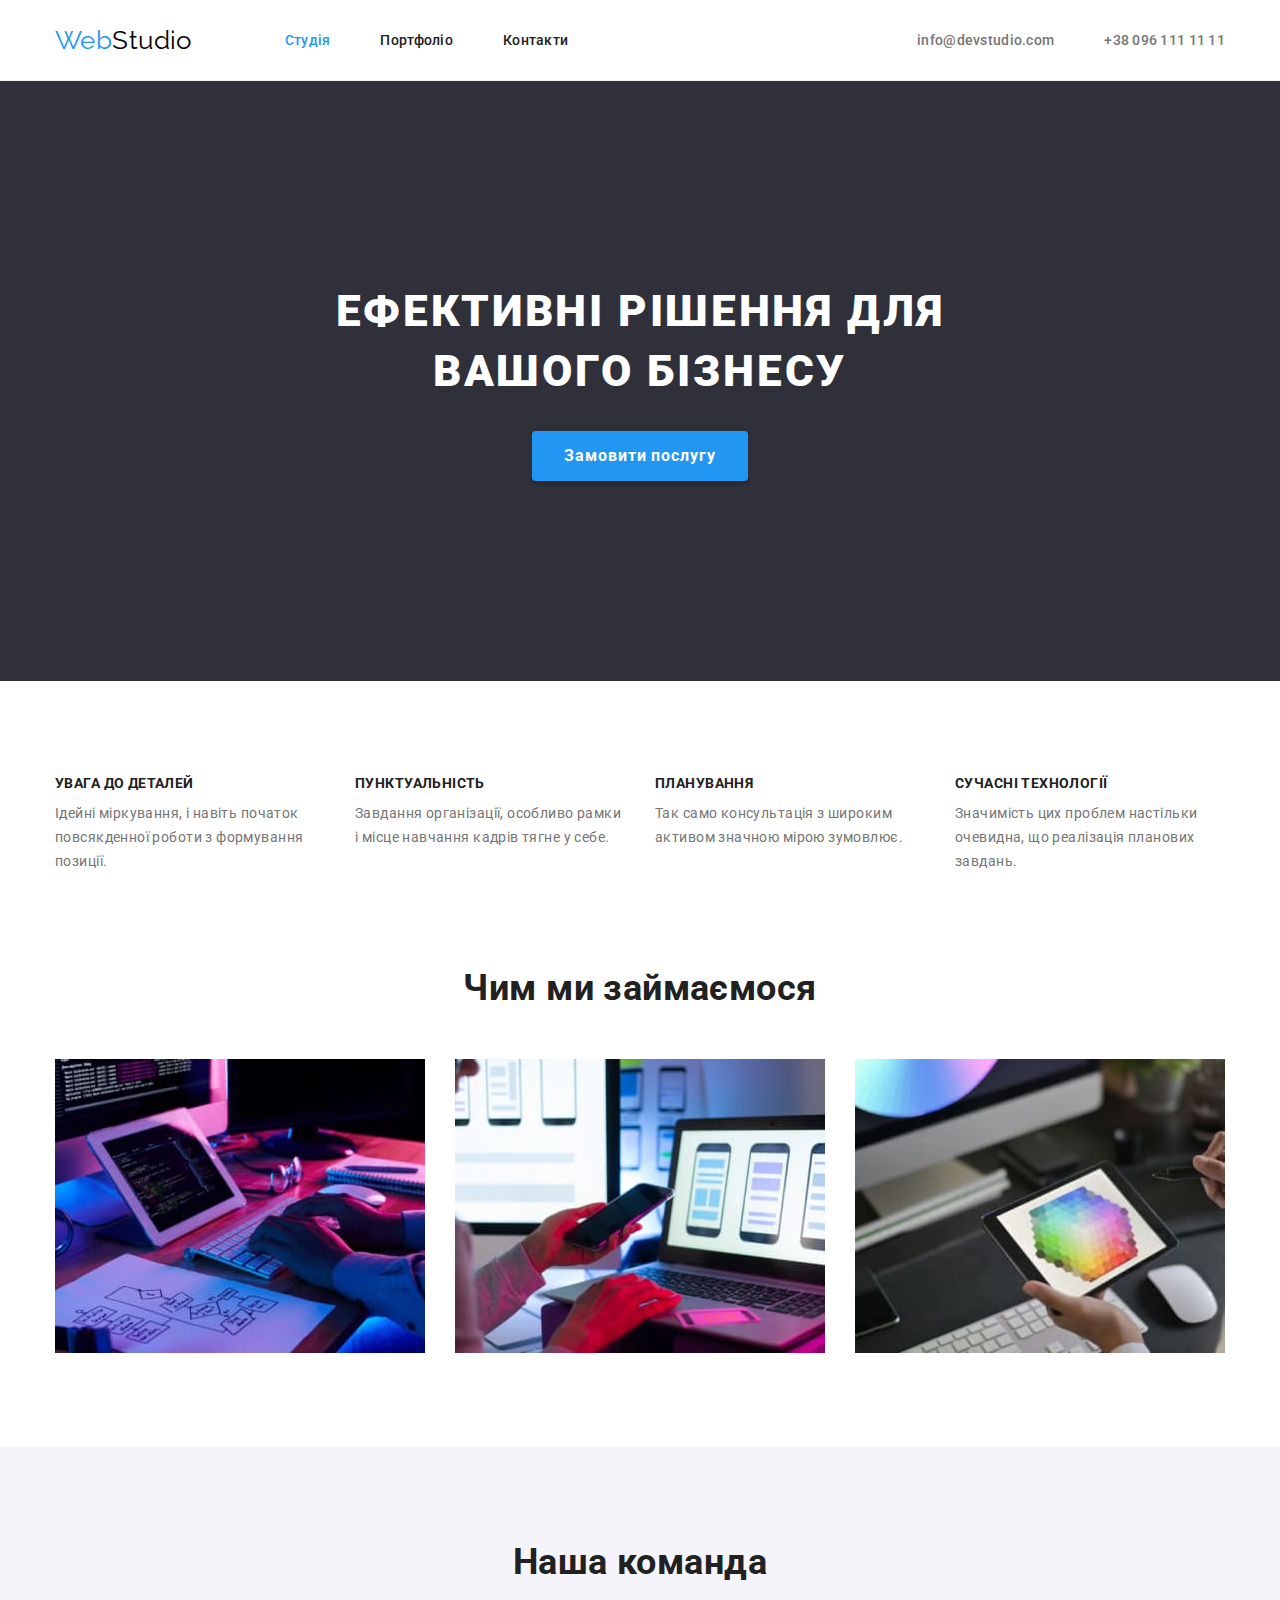
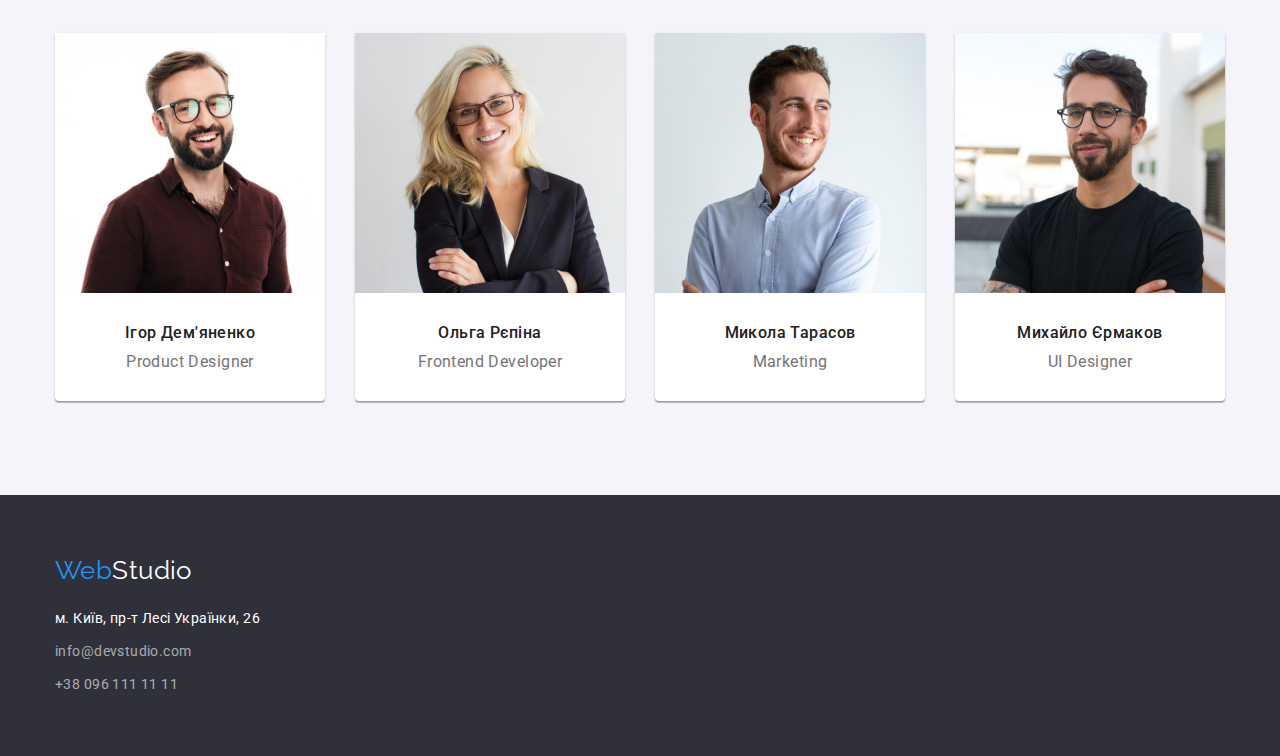
<file: index.html>
<!DOCTYPE html>
<html lang="uk">
  <head>
    <meta charset="UTF-8" />
    <meta http-equiv="X-UA-Compatible" content="IE=edge" />
    <meta name="viewport" content="width=device-width, initial-scale=1.0" />
    <title>WebStudio - студія розробки IT продуктів</title>

    <!-- Fonts -->

    <link rel="preconnect" href="https://fonts.googleapis.com" />
    <link rel="preconnect" href="https://fonts.gstatic.com" crossorigin />
    <link
      href="https://fonts.googleapis.com/css2?family=Raleway:wght@700&family=Roboto:wght@400;500;700;900&display=swap"
      rel="stylesheet"
    />

    <!-- Modern-normalize -->

    <link
      rel="stylesheet"
      href="https://cdnjs.cloudflare.com/ajax/libs/modern-normalize/1.1.0/modern-normalize.min.css"
    />

    <!-- User styles -->

    <link rel="stylesheet" href="./css/styles.css" />
  </head>

  <body>
    <header class="header">
      <div class="container">
        <!-- prettier-ignore -->
        <a class="logo" href="./index.html" lang="en">
          Web<span class="logo-suffix">Studio</span>
        </a>

        <nav class="nav">
          <ul class="nav-links">
            <li><a class="link current" href="./index.html">Студія</a></li>
            <li><a class="link" href="./portfolio.html">Портфоліо</a></li>
            <li><a class="link" href="#contacts">Контакти</a></li>
          </ul>
        </nav>

        <ul class="group">
          <li><a class="link" href="mailto:info@devstudio.com">info@devstudio.com</a></li>
          <li><a class="link" href="tel:+380961111111">+38 096 111 11 11</a></li>
        </ul>
      </div>
    </header>

    <main>
      <!-- Hero -->

      <section class="hero">
        <div class="container">
          <h1 class="title">Ефективні рішення для вашого бізнесу</h1>
          <button class="btn primary" type="button">Замовити послугу</button>
        </div>
      </section>

      <!-- Advantages-->

      <section class="advantages">
        <div class="container">
          <h2 class="visually-hidden">Наші переваги</h2>
          <ul class="grid">
            <li class="grid-item">
              <h3 class="subtitle">Увага до деталей</h3>
              <p class="text">Ідейні міркування, і навіть початок повсякденної роботи з формування позиції.</p>
            </li>
            <li class="grid-item">
              <h3 class="subtitle">Пунктуальність</h3>
              <p class="text">Завдання організації, особливо рамки і місце навчання кадрів тягне у себе.</p>
            </li>
            <li class="grid-item">
              <h3 class="subtitle">Планування</h3>
              <p class="text">Так само консультація з широким активом значною мірою зумовлює.</p>
            </li>
            <li class="grid-item">
              <h3 class="subtitle">Сучасні технології</h3>
              <p class="text">Значимість цих проблем настільки очевидна, що реалізація планових завдань.</p>
            </li>
          </ul>
        </div>
      </section>

      <!-- Services -->

      <section class="services section">
        <div class="container">
          <h2 class="section-title">Чим ми займаємося</h2>
          <ul class="list grid">
            <li class="grid-item">
              <img
                src="./images/services/services-01.jpg"
                alt="Розробка цифрових продуктів та сервісів"
                width="370"
                height="294"
              />
            </li>
            <li class="grid-item">
              <img
                src="./images/services/services-02.jpg"
                alt="Розробка мобільних застосунків"
                width="370"
                height="294"
              />
            </li>
            <li class="grid-item">
              <img src="./images/services/services-03.jpg" alt="UX/UI дизайн продуктів" width="370" height="294" />
            </li>
          </ul>
        </div>
      </section>

      <!-- Team -->

      <section class="team section">
        <div class="container">
          <h2 class="section-title">Наша команда</h2>
          <ul class="list grid">
            <li class="grid-item">
              <img src="./images/team/team-ihor-demyanenko.jpg" alt="Фото Ігоря" width="270" height="260" />
              <div class="desc">
                <h3 class="subtitle">Ігор Дем'яненко</h3>
                <p class="text" lang="en">Product Designer</p>
              </div>
            </li>
            <li class="grid-item">
              <img src="./images/team/team-olga-repina.jpg" alt="Фото Ольги" width="270" height="260" />
              <div class="desc">
                <h3 class="subtitle">Ольга Рєпіна</h3>
                <p class="text" lang="en">Frontend Developer</p>
              </div>
            </li>
            <li class="grid-item">
              <img src="./images/team/team-mikola-tarasov.jpg" alt="Фото Миколи" width="270" height="260" />
              <div class="desc">
                <h3 class="subtitle">Микола Тарасов</h3>
                <p class="text" lang="en">Marketing</p>
              </div>
            </li>
            <li class="grid-item">
              <img src="./images/team/team-mykhailo-ermakov.jpg" alt="Фото Михайла" width="270" height="260" />
              <div class="desc">
                <h3 class="subtitle">Михайло Єрмаков</h3>
                <p class="text" lang="en">UI Designer</p>
              </div>
            </li>
          </ul>
        </div>
      </section>
    </main>

    <!-- Footer -->

    <footer class="footer">
      <div class="container">
        <h2 class="visually-hidden">Контакти</h2>
        <!-- prettier-ignore -->
        <a class="logo" href="./index.html" lang="en">
            Web<span class="logo-suffix">Studio</span>
        </a>
        <address id="contacts">
          <ul class="footer-links">
            <li>
              <a
                class="link addr"
                href="https://goo.gl/maps/AkviUJwiQwRb5J1W6"
                target="_blank"
                rel="noopener noreferrer nofollow"
              >
                м. Київ, пр-т Лесі Українки, 26
              </a>
            </li>
            <li><a class="link" href="mailto:info@devstudio.com">info@devstudio.com</a></li>
            <li><a class="link" href="tel:+380961111111">+38 096 111 11 11</a></li>
          </ul>
        </address>
      </div>
    </footer>
  </body>
</html>
</file>
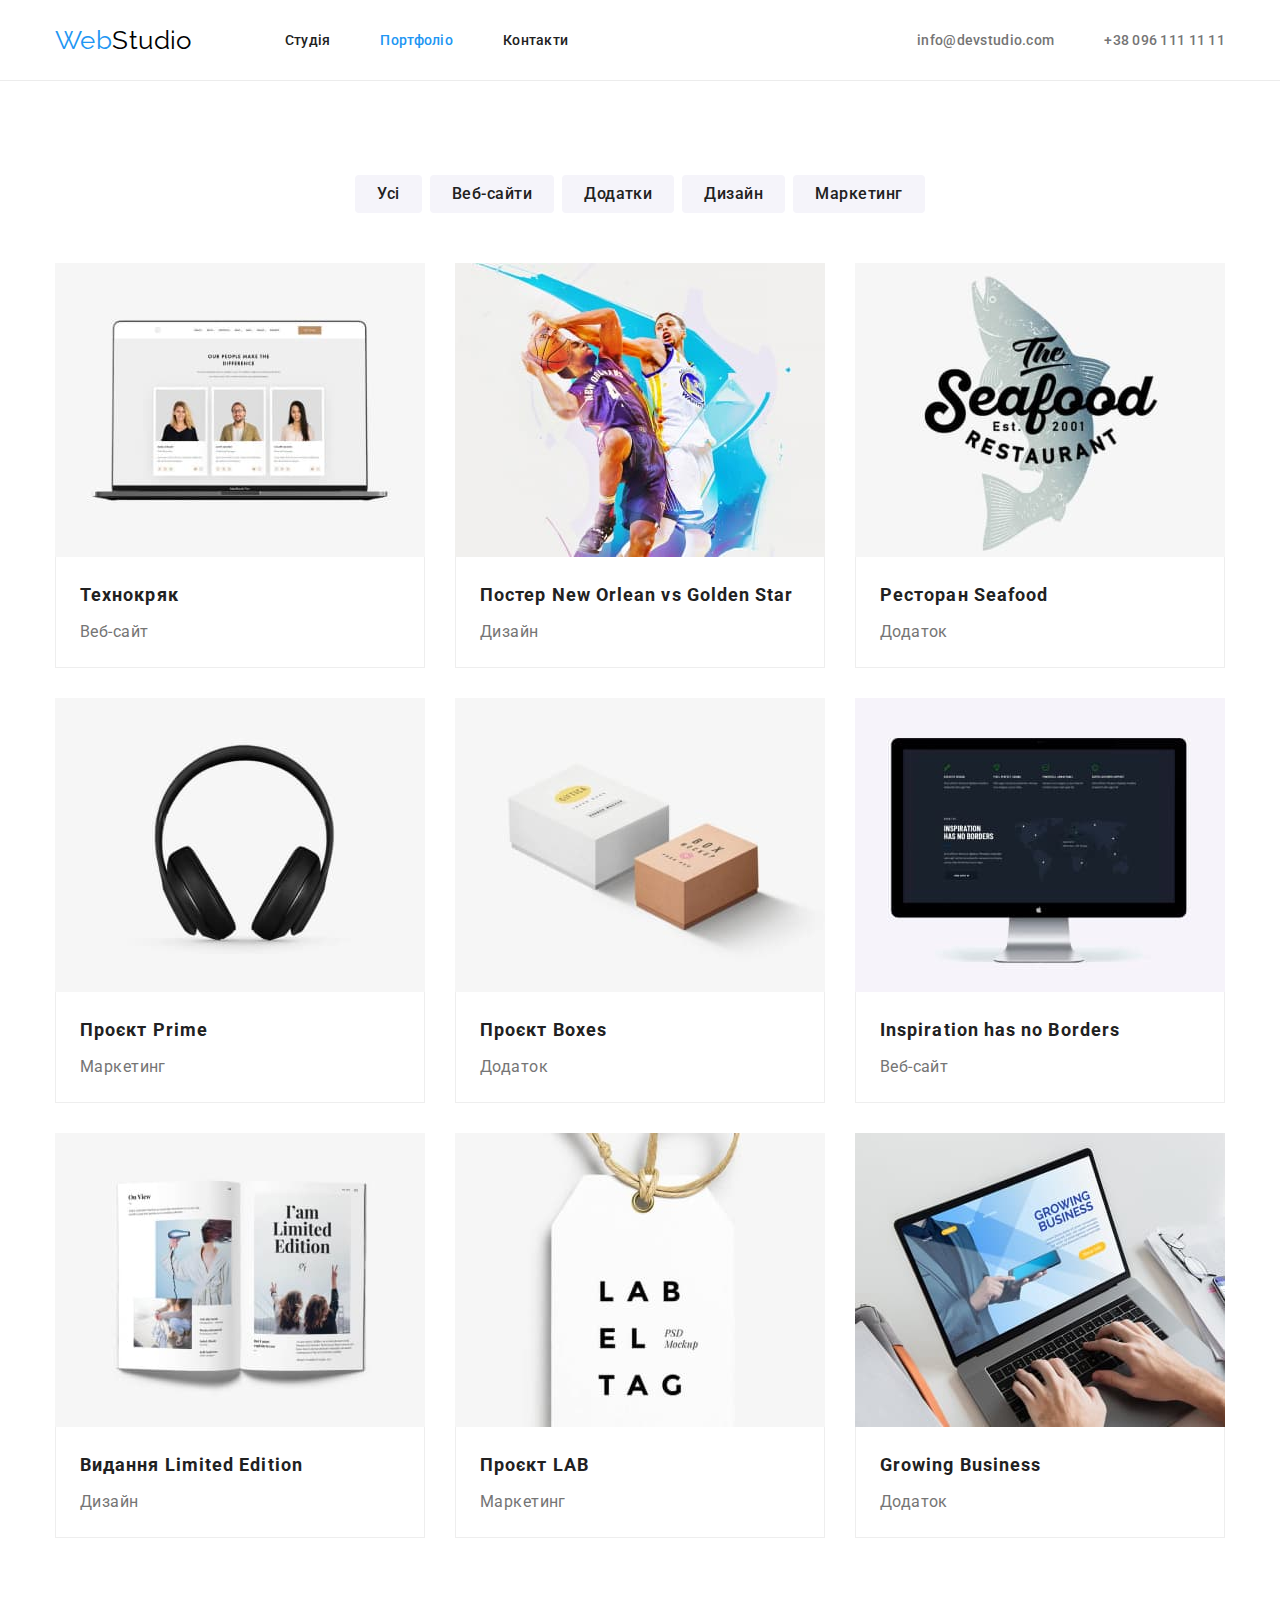
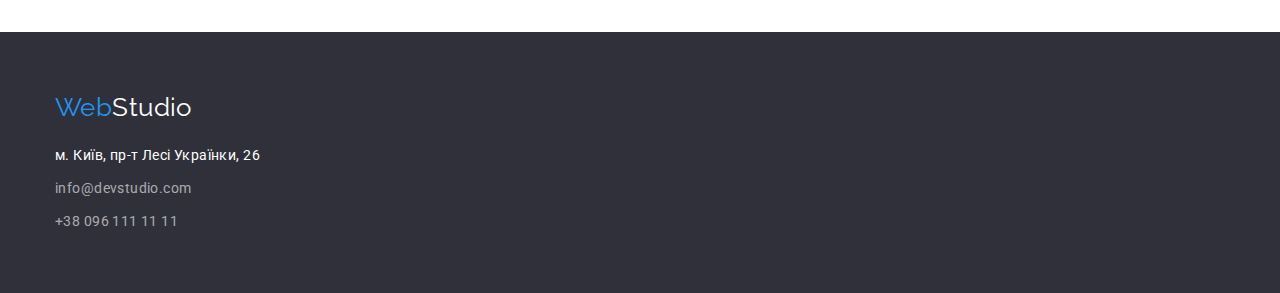
<file: portfolio.html>
<!DOCTYPE html>
<html lang="uk">
  <head>
    <meta charset="UTF-8" />
    <meta http-equiv="X-UA-Compatible" content="IE=edge" />
    <meta name="viewport" content="width=device-width, initial-scale=1.0" />
    <title>Портфоліо WebStudio</title>

    <!-- Fonts -->

    <link rel="preconnect" href="https://fonts.googleapis.com" />
    <link rel="preconnect" href="https://fonts.gstatic.com" crossorigin />
    <link
      href="https://fonts.googleapis.com/css2?family=Raleway:wght@700&family=Roboto:wght@400;500;700;900&display=swap"
      rel="stylesheet"
    />

    <!-- Modern-normalize -->

    <link
      rel="stylesheet"
      href="https://cdnjs.cloudflare.com/ajax/libs/modern-normalize/1.1.0/modern-normalize.min.css"
    />

    <!-- User styles -->

    <link rel="stylesheet" href="./css/styles.css" />
  </head>

  <body>
    <header class="header">
      <div class="container">
        <!-- prettier-ignore -->
        <a class="logo" href="./index.html" lang="en">
          Web<span class="logo-suffix">Studio</span>
        </a>

        <nav class="nav">
          <ul class="nav-links">
            <li><a class="link" href="./index.html">Студія</a></li>
            <li><a class="link current" href="./portfolio.html">Портфоліо</a></li>
            <li><a class="link" href="#contacts">Контакти</a></li>
          </ul>
        </nav>

        <ul class="group">
          <li><a class="link" href="mailto:info@devstudio.com">info@devstudio.com</a></li>
          <li><a class="link" href="tel:+380961111111">+38 096 111 11 11</a></li>
        </ul>
      </div>
    </header>

    <main>
      <section class="works section">
        <div class="container">
          <h1 class="visually-hidden">Реалізовані проекти</h1>

          <!-- Filters -->

          <ul class="filter-list">
            <li><button class="btn secondary" type="button">Усі</button></li>
            <li><button class="btn secondary" type="button">Веб-сайти</button></li>
            <li><button class="btn secondary" type="button">Додатки</button></li>
            <li><button class="btn secondary" type="button">Дизайн</button></li>
            <li><button class="btn secondary" type="button">Маркетинг</button></li>
          </ul>

          <!-- Projects -->

          <ul class="grid">
            <li class="grid-item">
              <a class="link" href="">
                <img
                  src="./images/portfolio/portfolio-technokryak.jpg"
                  alt="Дизайн сторінки сайту"
                  width="370"
                  height="294"
                />
                <div class="desc">
                  <h2 class="subtitle">Технокряк</h2>
                  <p class="text">Веб-сайт</p>
                </div>
              </a>
            </li>
            <li class="grid-item">
              <a class="link" href="">
                <img
                  src="./images/portfolio/portfolio-new-orlean-vs-golden-star.jpg"
                  alt="Дизайн постера"
                  width="370"
                  height="294"
                />
                <div class="desc">
                  <h2 class="subtitle">Постер New Orlean vs Golden Star</h2>
                  <p class="text">Дизайн</p>
                </div>
              </a>
            </li>
            <li class="grid-item">
              <a class="link" href="">
                <img src="./images/portfolio/portfolio-seafood.jpg" alt="Логотип ресторану" width="370" height="294" />
                <div class="desc">
                  <h2 class="subtitle">Ресторан Seafood</h2>
                  <p class="text">Додаток</p>
                </div>
              </a>
            </li>
            <li class="grid-item">
              <a class="link" href="">
                <img src="./images/portfolio/portfolio-prime.jpg" alt="Фото навушників" width="370" height="294" />
                <div class="desc">
                  <h2 class="subtitle">Проєкт Prime</h2>
                  <p class="text">Маркетинг</p>
                </div>
              </a>
            </li>
            <li class="grid-item">
              <a class="link" href="">
                <img src="./images/portfolio/portfolio-boxes.jpg" alt="Фото коробок" width="370" height="294" />
                <div class="desc">
                  <h2 class="subtitle">Проєкт Boxes</h2>
                  <p class="text">Додаток</p>
                </div>
              </a>
            </li>
            <li class="grid-item">
              <a class="link" href="">
                <img
                  src="./images/portfolio/portfolio-inspiration-has-no-borders.jpg"
                  alt="Дизайн сторінки сайту"
                  width="370"
                  height="294"
                />
                <div class="desc">
                  <h2 class="subtitle">Inspiration has no Borders</h2>
                  <p class="text">Веб-сайт</p>
                </div>
              </a>
            </li>
            <li class="grid-item">
              <a class="link" href="">
                <img
                  src="./images/portfolio/portfolio-limited-edition.jpg"
                  alt="Дизайн розвороту видання"
                  width="370"
                  height="294"
                />
                <div class="desc">
                  <h2 class="subtitle">Видання Limited Edition</h2>
                  <p class="text">Дизайн</p>
                </div>
              </a>
            </li>
            <li class="grid-item">
              <a class="link" href="">
                <img src="./images/portfolio/portfolio-lab.jpg" alt="Логотип Lab" width="370" height="294" />
                <div class="desc">
                  <h2 class="subtitle">Проєкт LAB</h2>
                  <p class="text">Маркетинг</p>
                </div>
              </a>
            </li>
            <li class="grid-item">
              <a class="link" href="">
                <img
                  src="./images/portfolio/portfolio-growing-business.jpg"
                  alt="Фото ноутбуку з додатком на екрані"
                  width="370"
                  height="294"
                />
                <div class="desc">
                  <h2 class="subtitle">Growing Business</h2>
                  <p class="text">Додаток</p>
                </div>
              </a>
            </li>
          </ul>
        </div>
      </section>
    </main>

    <!-- Footer -->

    <footer class="footer section">
      <div class="container">
        <h2 class="visually-hidden">Контакти</h2>
        <!-- prettier-ignore -->
        <a class="logo" href="./index.html" lang="en">
            Web<span class="logo-suffix">Studio</span>
        </a>
        <address id="contacts">
          <ul class="footer-links">
            <li>
              <a
                class="link addr"
                href="https://goo.gl/maps/AkviUJwiQwRb5J1W6"
                target="_blank"
                rel="noopener noreferrer nofollow"
              >
                м. Київ, пр-т Лесі Українки, 26
              </a>
            </li>
            <li><a class="link" href="mailto:info@devstudio.com">info@devstudio.com</a></li>
            <li><a class="link" href="tel:+380961111111">+38 096 111 11 11</a></li>
          </ul>
        </address>
      </div>
    </footer>
  </body>
</html>
</file>
<file: css/styles.css>
:root {
  /* palette */
  --accent-color: #2196f3;
  --accent-sec-color: #188ce8;
  --white-color: #ffffff;
  --black-color: #000000;
  --grey-color: #757575;
  --grey-color-sec: #ececec;
  --grey-color-tert: #eeeeee;
  --dark-grey-color: #2f303a;
  --dark-grey-color-sec: #212121;
  --light-grey-color: #f5f4fa;

  /* text */
  --font-family: "Roboto", Tahoma, Verdana, sans-serif;
  --font-size-px-num: 14;
  --font-size-px: calc(var(--font-size-px-num) * 1px);
  --letter-spacing: 0.03em;
  --text-color: var(--grey-color);
  --title-color: var(--dark-grey-color-sec);
  --hero-title-color: var(--white-color);

  /* background */
  --background-color: var(--white-color);
  --background-sec-color: var(--light-grey-color);

  /* button */
  --btn-font-size-px-num: 16;
  --btn-font-size-px: calc(var(--btn-font-size-px-num) * 1px);
  --btn-prim-color: var(--white-color);
  --btn-prim-background: var(--accent-color);
  --btn-prim-hover-background: var(--accent-sec-color);
  --btn-prim-shaddow: 0px 4px 4px rgba(0, 0, 0, 0.15);
  --btn-sec-background: var(--light-grey-color);
  --btn-sec-hover-color: var(--white-color);
  --btn-sec-hover-background: var(--accent-color);
  --btn-sec-shaddow: 0px 3px 1px rgba(0, 0, 0, 0.1), 0px 1px 2px rgba(0, 0, 0, 0.08), 0px 2px 2px rgba(0, 0, 0, 0.12);

  /* footer */
  --footer-link-color: rgba(255, 255, 255, 0.6);
  --footer-link-accent-color: var(--white-color);
  --footer-background-color: var(--dark-grey-color);

  /* logo */
  --logo-prefix-blue: var(--accent-color);
  --logo-suffix-dark: var(--black-color);
  --logo-suffix-light: var(--white-color);

  /* link */
  --link-hover-color: var(--accent-color);

  /* misc */
  --outline-color: rgb(237, 98, 255);
  --outline-width: 1px;
  --outline-offset: calc(var(--outline-width) * -1);
  --outline-style: solid;

  --container-width: 1200px;
  --section-min-width: 1600px;

  /* grid */
  --grid-items-gap: 30px;
  --grid-items-per-row: 3;
}

/* #region Reset styles */

/* prettier-ignore */
h1, h2, h3, h4, h5, h6, p {
  margin: 0;
}

ul {
  padding: 0;
  margin: 0;
  list-style: none;
}

img {
  display: block;
  max-width: 100%;
  height: auto;
}

address {
  font-style: normal;
}

.link {
  text-decoration: none;
}

/* #endregion */

/* #region Base styles */

body {
  font-family: var(--font-family);
  font-size: var(--font-size-px);
  letter-spacing: var(--letter-spacing);
  color: var(--text-color);
  background: var(--background-color);
}

.container {
  width: var(--container-width);
  padding: 0 15px;
  margin: 0 auto;

  /* outline: var(--outline-color) var(--outline-style) var(--outline-width);
  outline-offset: var(--outline-offset); */
}

.section {
  padding: 94px 0;
}

.visually-hidden {
  position: absolute;
  white-space: nowrap;
  width: 1px;
  height: 1px;
  overflow: hidden;
  border: 0;
  padding: 0;
  clip: rect(0 0 0 0);
  clip-path: inset(50%);
  margin: -1px;
}

.logo {
  font-family: Raleway;
  font-size: 26px;
  line-height: calc(31 / 26);
  color: var(--logo-prefix-blue);
  text-decoration: none;
}

.btn {
  display: block;

  font-family: inherit;
  font-size: var(--btn-font-size-px);
  text-align: center;

  border-radius: 4px;
  border: none;
  cursor: pointer;
}

.section-title {
  margin-bottom: 50px;

  font-size: 36px;
  line-height: calc(42 / 36);
  color: var(--title-color);
  text-align: center;
}

.subtitle {
  color: var(--title-color);
  font-size: inherit;
}

.grid {
  display: flex;
  flex-wrap: wrap;
  gap: var(--grid-items-gap);
}

.grid-item {
  flex-basis: calc((100% - var(--grid-items-gap) * (var(--grid-items-per-row) - 1)) / (var(--grid-items-per-row)));
}

/* #endregion */

/* #region Header */

.logo-suffix {
  color: var(--logo-suffix-dark);
}

.header .logo {
  margin-right: 93px;
}

.header .link {
  display: inline-block;
  padding: 32px 0;

  color: inherit;
  font-weight: 500;
  line-height: calc(16 / var(--font-size-px-num));
  letter-spacing: 0.02em;
}

.header .nav-links {
  color: var(--title-color);
}

.header .container,
.header .nav-links,
.header .group {
  display: flex;
  align-items: center;
}

.header .nav {
  margin-right: auto;
}

.header .nav-links,
.header .group {
  gap: 50px;
}

.header .link:hover,
.header .link:focus-visible,
.header .link.current {
  color: var(--link-hover-color);
}

.header {
  border-bottom: 1px solid var(--grey-color-sec);
}

/* #endregion */

/* #region Hero */

.hero {
  padding: 200px 0;
  min-width: var(--container-width);
  background: var(--footer-background-color);
}

.hero .title {
  margin: 0 auto 30px auto;
  width: 696px;

  font-weight: 900;
  font-size: 44px;
  line-height: calc(60 / 44);
  letter-spacing: 0.06em;
  color: var(--hero-title-color);
  text-transform: uppercase;
  text-align: center;
}

.btn.primary {
  padding: 10px 32px;
  margin: 0 auto;

  min-width: 216px;
  /* min-height: 50px; */

  font-weight: 700;
  line-height: calc(30 / var(--btn-font-size-px-num));
  letter-spacing: 0.06em;
  color: var(--btn-prim-color);

  background: var(--btn-prim-background);
  box-shadow: var(--btn-prim-shaddow);
}

.btn.primary:hover,
.btn.primary:focus-visible {
  background: var(--btn-prim-hover-background);
}

/* #endregion */

/* #region Advantages */

.advantages {
  padding-top: 94px;
  padding-bottom: 0;
}

.advantages .grid {
  --grid-items-per-row: 4;
  align-items: flex-start;
}

.advantages .subtitle {
  margin-bottom: 10px;
  line-height: calc(16 / var(--font-size-px-num));
  text-transform: uppercase;
}

.advantages .text {
  line-height: calc(24 / var(--font-size-px-num));
}

/* #endregion */

/* #region Team */

.team {
  --grid-items-per-row: 4;
  background: var(--background-sec-color);
}

.team .grid-item {
  background: var(--background-color);
  box-shadow: 0px 1px 3px rgba(0, 0, 0, 0.12), 0px 1px 1px rgba(0, 0, 0, 0.14), 0px 2px 1px rgba(0, 0, 0, 0.2);
  border-radius: 0px 0px 4px 4px;
}

.team .subtitle {
  margin-bottom: 10px;

  font-weight: 500;
  font-size: 16px;
  line-height: calc(19 / 16);
  text-align: center;
}

.team .text {
  font-size: 16px;
  line-height: calc(19 / 16);
  text-align: center;
}

.team .desc {
  padding-top: 30px;
  padding-bottom: 30px;
}

/* #endregion */

/* #region Works */

.btn.secondary {
  padding: 6px 22px;
  /* min-height: 38px; */

  font-weight: 500;
  line-height: calc(26 / var(--btn-font-size-px-num));
  letter-spacing: 0.03em;
  color: var(--title-color);
  background: var(--btn-sec-background);
}

.btn.secondary:hover,
.btn.secondary:focus-visible {
  color: var(--btn-sec-hover-color);
  background: var(--btn-sec-hover-background);
  box-shadow: var(--btn-sec-shaddow);
}

.filter-list {
  display: flex;
  align-items: center;
  justify-content: center;
  gap: 8px;

  margin-bottom: 50px;
}

.works .subtitle {
  margin-bottom: 4px;
  font-size: 18px;
  line-height: calc(36 / 18);
  letter-spacing: 0.06em;
}

.works .text {
  font-size: 16px;
  line-height: calc(30 / 16);
  color: var(--text-color);
}

.works .desc {
  padding: 20px 24px;
  border: 1px solid var(--grey-color-tert);
  border-top: none;
}

/* #endregion */

/* #region Footer */

.footer {
  padding: 60px 0;
  min-width: var(--container-width);
  background: var(--footer-background-color);
}

.footer .logo-suffix {
  color: var(--logo-suffix-light);
}

.footer .logo {
  display: inline-block;
  margin-bottom: 20px;
}

.footer-links :not(:last-child) {
  margin-bottom: 9px;
}

.footer .link {
  line-height: calc(24 / var(--font-size-px-num));
  color: var(--footer-link-color);
}

.footer .link:hover,
.footer .link:focus-visible {
  color: var(--link-hover-color);
}

.footer .addr {
  color: var(--footer-link-accent-color);
}

/* #endregion */
</file>
